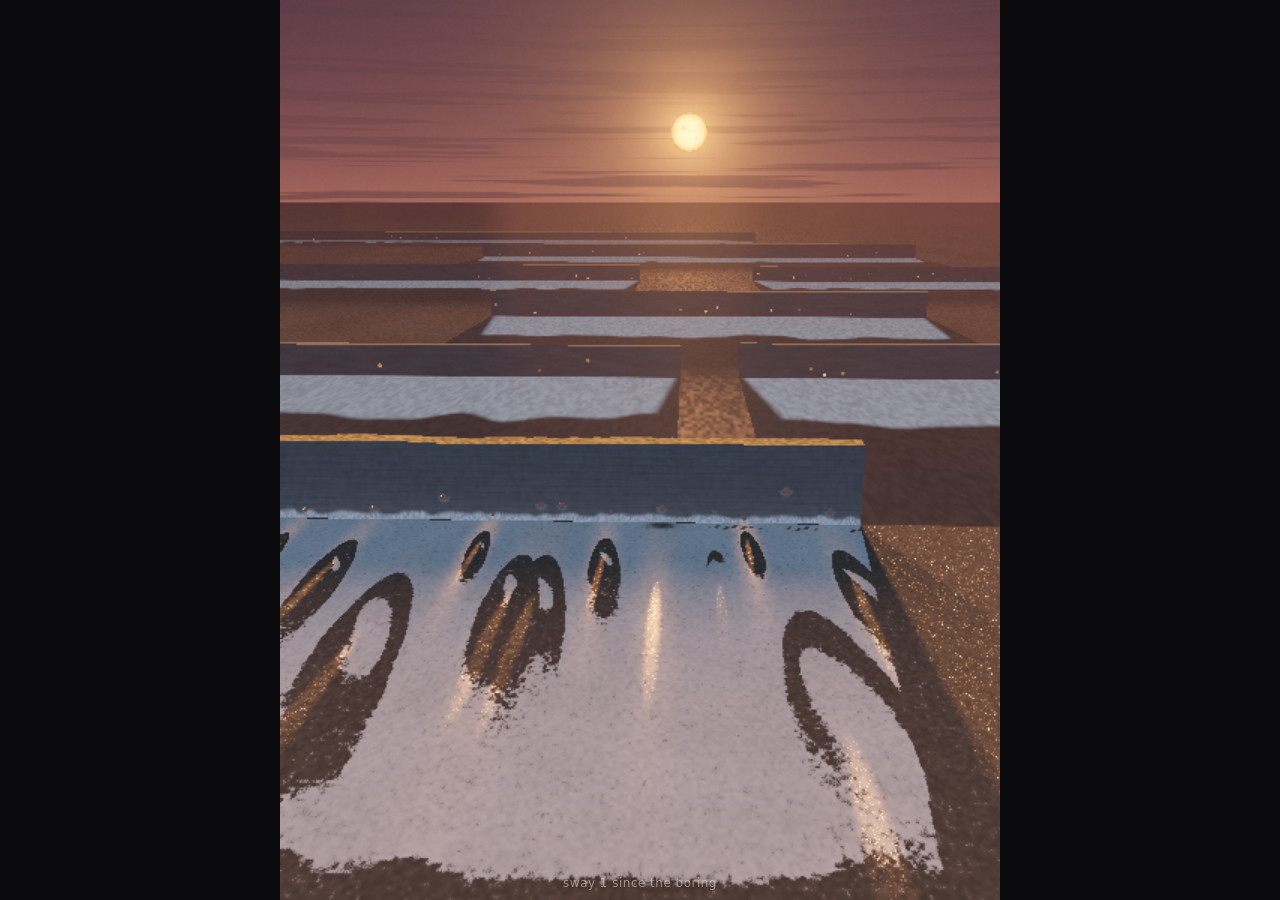
<file: artists/ebba-dorrigo/works/001-brask-wall-twelfth-light/live/index.html>
<!doctype html>
<html lang="en">
<meta charset="utf-8">
<meta name="viewport" content="width=device-width, initial-scale=1">
<title>Brask wall, east run. Twelfth light</title>
<style>
  html, body { margin: 0; height: 100%; background: #0b0a0c; overflow: hidden; }
  body { display: grid; place-items: center; }
  canvas { display: block; max-width: 100vw; max-height: 100vh; aspect-ratio: 4 / 5; height: 100vh; width: auto; touch-action: none; cursor: ew-resize; }
  @media (max-aspect-ratio: 4/5) { canvas { width: 100vw; height: auto; } }
  p { position: fixed; left: 0; right: 0; bottom: 0; margin: 0; padding: 0 0 .7em; text-align: center; font: 12px/1.3 ui-sans-serif, system-ui, sans-serif;
      letter-spacing: .04em; color: #d9c9bd; opacity: .62; pointer-events: none; text-shadow: 0 0 6px #000; }
</style>
<canvas id="c"></canvas>
<p id="say"></p>
<script src="light.js"></script>
<script>
(function () {
  const q = new URLSearchParams(location.search);
  const cv = document.getElementById('c'), say = document.getElementById('say');
  const still = q.has('still');
  const W = +(q.get('w') || (still ? 1500 : 480)), H = Math.round(W * 5 / 4);
  cv.width = W; cv.height = H;
  const ctx = cv.getContext('2d'), img = ctx.createImageData(W, H);
  const piece = Piece(W, H);

  if (still) {
    // a still for the gallery: ?still=<stage>&tau=<where in the sway>&open=<how far the twelfth eye has opened>
    cv.style.cssText = 'width:' + W + 'px;height:' + H + 'px;max-width:none;max-height:none';
    document.body.style.display = 'block';
    piece.render(img.data, +(q.get('tau') || 0.6), +q.get('still'), +(q.get('open') || 0));
    ctx.putImageData(img, 0, 0);
    if (q.has('cost')) { const c = piece.cost(); document.title = JSON.stringify(c); say.textContent = JSON.stringify(c); }
    return;
  }

  // The piece itself. One sway takes two minutes here; there it takes about twenty-three of Earth's days.
  // The twelfth light is bored as you arrive. Its eye opens over the next six sways. Drag to carry the sun round yourself.
  const PERIOD = 120, OPEN_OVER = 6, TAU0 = 5.2;
  let sway = 0, last = performance.now(), held = false, lastX = 0, busy = false;
  cv.addEventListener('pointerdown', e => { held = true; lastX = e.clientX; cv.setPointerCapture(e.pointerId); });
  cv.addEventListener('pointermove', e => { if (held) { sway = Math.max(0, sway + (e.clientX - lastX) / cv.clientWidth * 1.2); lastX = e.clientX; } });
  addEventListener('pointerup', () => { held = false; });
  function frame(now) {
    const dt = Math.min(0.5, (now - last) / 1000); last = now;
    if (!held) sway += dt / PERIOD;
    const open = Math.min(1, sway / OPEN_OVER);
    piece.render(img.data, TAU0 + sway * 2 * Math.PI, 3, open);
    ctx.putImageData(img, 0, 0);
    const n = Math.floor(sway) + 1;
    say.textContent = n <= OPEN_OVER ? 'sway ' + n + ' since the boring' : 'the eye is open';
    setTimeout(() => requestAnimationFrame(frame), 60);
  }
  requestAnimationFrame(frame);
})();
</script>
</html>
</file>
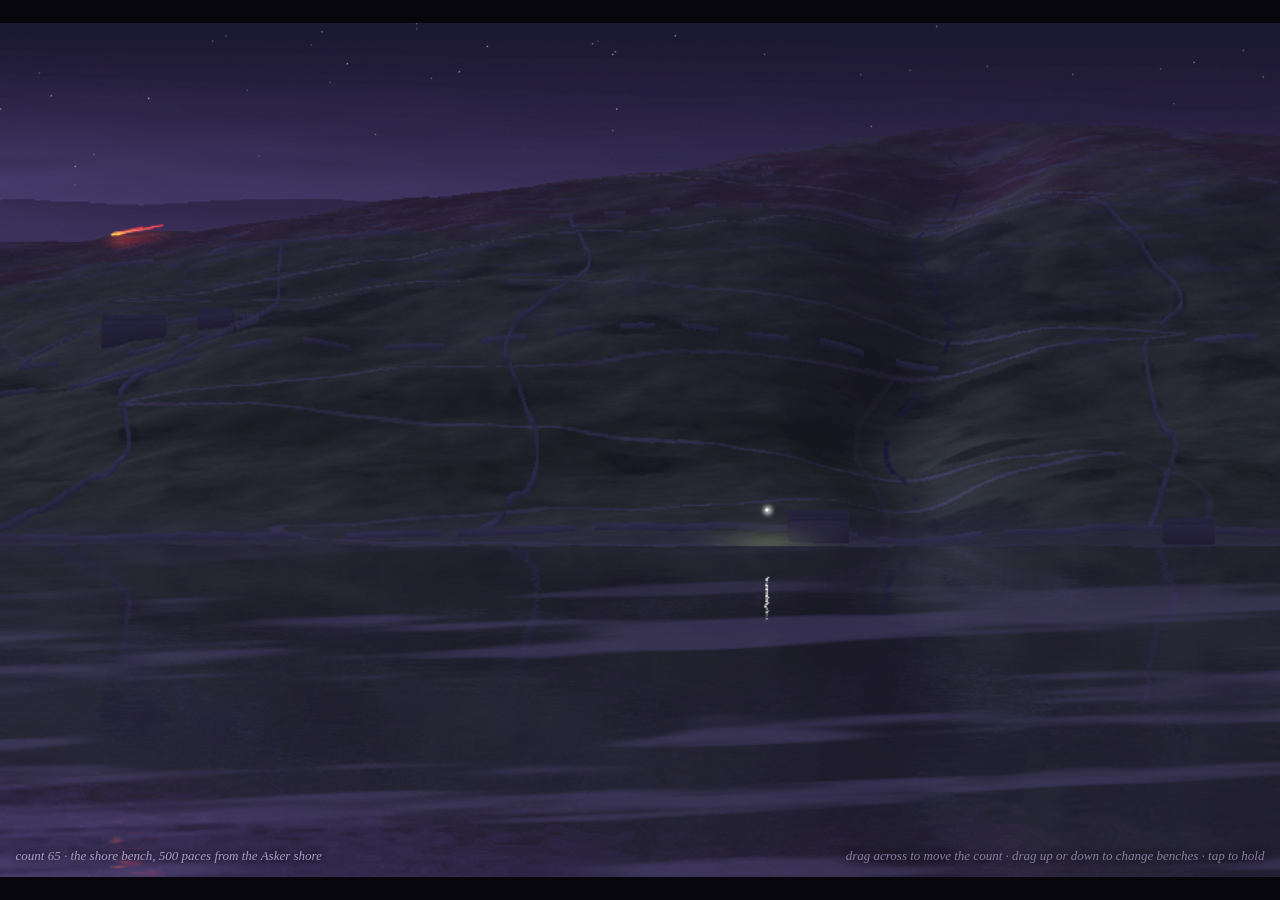
<file: artists/ketta-orrow/works/001-asker-road/piece/index.html>
<!doctype html>
<html lang="en">
<meta charset="utf-8">
<meta name="viewport" content="width=device-width, initial-scale=1">
<title>Asker road, forty down and one along the top</title>
<style>
  html, body { margin: 0; height: 100%; background: #07060c; overflow: hidden; }
  body { display: grid; place-items: center; font: italic 13px/1.4 Georgia, 'Iowan Old Style', serif; color: #a79fc4; -webkit-user-select: none; user-select: none; }
  #frame { position: relative; width: min(100vw, 150vh); aspect-ratio: 3 / 2; touch-action: none; cursor: grab; }
  canvas { width: 100%; height: 100%; display: block; }
  #hud { position: absolute; left: 0; right: 0; bottom: 0; padding: 0 1.2em .9em; display: flex; justify-content: space-between; gap: 1em; pointer-events: none; text-shadow: 0 0 6px #000; }
  #hint { opacity: .75; transition: opacity 2s; text-align: right; }
  #wait { position: absolute; inset: 0; display: grid; place-items: center; }
</style>
<div id="frame">
  <canvas id="c"></canvas>
  <div id="wait">the Asker side is coming up out of the dark</div>
  <div id="hud"><span id="where"></span><span id="hint">drag across to move the count &middot; drag up or down to change benches &middot; tap to hold</span></div>
</div>
<script src="walk.js"></script>
<script>
(function () {
  const q = new URLSearchParams(location.search);
  const W = +(q.get('w') || 960), H = Math.round(W / 1.5), PACE = +(q.get('pace') || 8);
  const cv = document.getElementById('c'), ctx = cv.getContext('2d'); cv.width = W; cv.height = H;
  const frame = document.getElementById('frame'), where = document.getElementById('where'), hint = document.getElementById('hint');
  let T = +(q.get('t') || 48), seat = +(q.get('seat') || 500), held = q.has('t'), scene, img, last = 0;
  const bench = s => s < 120 ? 'under the Asker stage' : s < 440 ? 'a boat on the water' : s < 620 ? 'the shore bench' : s < 1000 ? 'the orchard bench' : 'the top bench';
  function paint() {
    scene.render(T, img.data, { seat }); ctx.putImageData(img, 0, 0);
    where.textContent = (T >= scene.T_VEIL ? 'after the shutter, count ' : 'count ') + Math.round(T) + ' · ' + bench(seat) + ', ' + Math.round(seat) + ' paces from the Asker shore';
  }
  function tick(now) {
    const dt = Math.min(0.1, (now - last) / 1000); last = now;
    if (!held && !drag) { T += dt * PACE; if (T > scene.T_END + 20) T = 40; }
    paint(); requestAnimationFrame(tick);
  }
  let drag = null, moved = 0;
  frame.addEventListener('pointerdown', e => { drag = { x: e.clientX, y: e.clientY, T, seat }; moved = 0; frame.setPointerCapture(e.pointerId); frame.style.cursor = 'grabbing'; });
  frame.addEventListener('pointermove', e => {
    if (!drag || !scene) return;
    const r = frame.getBoundingClientRect(), dx = (e.clientX - drag.x) / r.width, dy = (e.clientY - drag.y) / r.height;
    moved = Math.max(moved, Math.abs(dx) + Math.abs(dy));
    if (moved < 0.01) return;
    T = Math.max(0, Math.min(scene.T_END + 20, drag.T + dx * 700));
    seat = Math.max(20, Math.min(1600, drag.seat * Math.exp(dy * 2.4)));
    hint.style.opacity = 0;
  });
  frame.addEventListener('pointerup', () => { if (moved < 0.01) held = !held; drag = null; frame.style.cursor = 'grab'; });
  addEventListener('keydown', e => {
    if (e.key === ' ') held = !held;
    if (e.key === 'ArrowUp') seat = Math.min(1600, seat * 1.15);
    if (e.key === 'ArrowDown') seat = Math.max(20, seat / 1.15);
    if (e.key === 'ArrowRight') T += 20; if (e.key === 'ArrowLeft') T = Math.max(0, T - 20);
  });
  setTimeout(() => {
    scene = Walk.build(W, H); img = ctx.createImageData(W, H);
    document.getElementById('wait').remove(); setTimeout(() => hint.style.opacity = 0, 14000);
    last = performance.now(); requestAnimationFrame(tick);
  }, 30);
})();
</script>
</html>
</file>
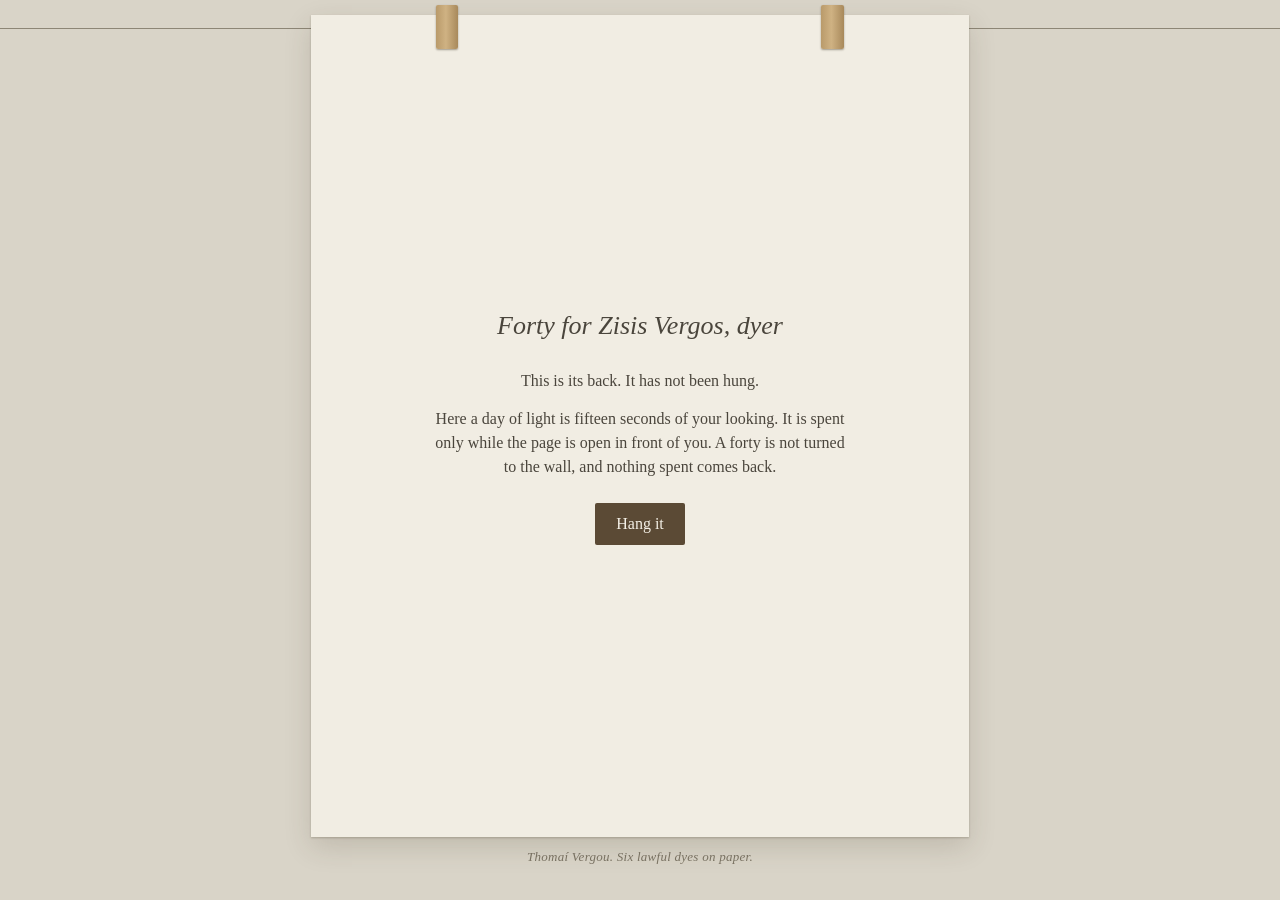
<file: artists/thomai-vergou/works/001-forty-for-zisis-vergos/live/index.html>
<!doctype html>
<html lang="en">
<head>
<meta charset="utf-8">
<meta name="viewport" content="width=device-width, initial-scale=1">
<title>Forty for Zisis Vergos, dyer</title>
<style>
  html, body { height: 100%; margin: 0; }
  body {
    background: #d9d4c8; color: #4a453c;
    font: 15px/1.5 Georgia, "Iowan Old Style", "Times New Roman", serif;
    display: flex; flex-direction: column; align-items: center; justify-content: center; gap: 10px;
  }
  .hang { position: relative; height: min(calc(100vh - 78px), calc((100vw - 28px) * 1.25)); aspect-ratio: 4 / 5; }
  .string { position: absolute; left: -200vw; right: -200vw; top: 1.6%; border-top: 1px solid #8d8676; }
  canvas, .back { position: absolute; inset: 0; width: 100%; height: 100%; display: block;
    box-shadow: 0 1px 2px rgba(60, 50, 30, .25), 0 10px 26px rgba(60, 50, 30, .16); }
  .peg { position: absolute; top: -1.2%; width: 3.4%; height: 5.4%; border-radius: 2px;
    background: linear-gradient(90deg, #b99a6a, #cfb283 45%, #a8895b); box-shadow: 0 1px 2px rgba(40, 30, 10, .4); }
  .peg.a { left: 19%; } .peg.b { left: 77.6%; }
  .back { background: #f1ede3; display: flex; flex-direction: column; align-items: center; justify-content: center;
    text-align: center; padding: 0 12%; box-sizing: border-box; }
  .back h1 { font-size: clamp(17px, 3.4vh, 26px); font-weight: normal; font-style: italic; margin: 0 0 .9em; }
  .back p { margin: 0 0 .9em; max-width: 26em; font-size: clamp(12.5px, 2.1vh, 16px); }
  .back button { margin-top: .6em; font: inherit; font-size: clamp(13px, 2.2vh, 16px); color: #f4f0e6; background: #5b4a35;
    border: 0; border-radius: 2px; padding: .55em 1.3em; cursor: pointer; }
  .back button:hover, .back button:focus-visible { background: #3f3222; outline: 2px solid #b99a6a; outline-offset: 2px; }
  .cap { font-size: 13px; letter-spacing: .02em; text-align: center; min-height: 3em; padding: 0 12px; }
  .cap i { color: #7a7364; }
  [hidden] { display: none !important; }
</style>
</head>
<body>
<div class="hang">
  <div class="string"></div>
  <canvas id="c" hidden aria-label="A dye painting of a man seated at a kitchen table, fading as it is looked at"></canvas>
  <div class="back" id="back">
    <h1>Forty for Zisis Vergos, dyer</h1>
    <p>This is its back. It has not been hung.</p>
    <p>Here a day of light is fifteen seconds of your looking. It is spent only while the page is open in front of you. A forty is not turned to the wall, and nothing spent comes back.</p>
    <button id="hang">Hang it</button>
  </div>
  <div class="peg a"></div><div class="peg b"></div>
</div>
<div class="cap" id="cap"><i>Thomaí Vergou. Six lawful dyes on paper.</i></div>

<script src="sheet.js"></script>
<script>
(function () {
  var S = window.SHEET, KEY = "atelier/thomai-vergou/001";
  var SECONDS_PER_DAY = 15, FORTY = 40;
  var state = { hung: null, days: 0 };
  try { var saved = JSON.parse(localStorage.getItem(KEY)); if (saved && saved.hung) state = saved; } catch (e) {}
  function save() { try { localStorage.setItem(KEY, JSON.stringify(state)); } catch (e) {} }

  var canvas = document.getElementById("c"), back = document.getElementById("back"), cap = document.getElementById("cap");
  var W = S.w, H = S.h, N = W * H, nd = S.order.length;
  canvas.width = W; canvas.height = H;
  var ctx = canvas.getContext("2d"), out = ctx.createImageData(W, H);
  var dens = [], lightQ = new Uint8Array(N), relief = new Float32Array(N), ready = false;

  function load(src) {
    return new Promise(function (ok) {
      var im = new Image();
      im.onload = function () {
        var k = document.createElement("canvas"); k.width = W; k.height = H;
        var g = k.getContext("2d"); g.drawImage(im, 0, 0);
        ok(g.getImageData(0, 0, W, H).data);
      };
      im.src = src;
    });
  }

  Promise.all([load(S.a), load(S.b), load(S.c)]).then(function (px) {
    for (var i = 0; i < nd; i++) {
      var src = px[i < 3 ? 0 : 1], ch = i % 3, a = new Float32Array(N), m = S.dmax[i];
      for (var p = 0; p < N; p++) { var v = src[p * 4 + ch] / 255; a[p] = v * v * m; }
      dens.push(a);
    }
    for (var p = 0; p < N; p++) { lightQ[p] = px[2][p * 4]; relief[p] = 0.8 + 0.4 * px[2][p * 4 + 1] / 255; }
    ready = true;
    if (state.hung) show();
  });

  // one row of 256 per dye and channel: what a unit of that dye takes out, after this much light
  var K = new Float32Array(nd * 3 * 256), LN10 = Math.LN10;
  function render() {
    var days = state.days, i, c, q;
    for (q = 0; q < 256; q++) {
      var e = days * (q / 255) * S.lightMax, tf = Math.exp(-e / S.teaTau);
      for (i = 0; i < nd; i++) {
        var f = Math.exp(-e / S.tau[i]), tea = S.teaYield[i] * (1 - f) * tf;
        for (c = 0; c < 3; c++) K[(i * 3 + c) * 256 + q] = (S.absorb[i][c] * f + S.tea[c] * tea) * LN10;
      }
    }
    var o = out.data, pr = S.paper[0] * 255, pg = S.paper[1] * 255, pb = S.paper[2] * 255;
    for (var p = 0, j = 0; p < N; p++, j += 4) {
      q = lightQ[p];
      var r = 0, g = 0, b = 0;
      for (i = 0; i < nd; i++) {
        var d = dens[i][p];
        if (d > 0.0005) { var base = i * 768 + q; r += d * K[base]; g += d * K[base + 256]; b += d * K[base + 512]; }
      }
      var rl = relief[p];
      o[j] = pr * rl * Math.exp(-r); o[j + 1] = pg * rl * Math.exp(-g); o[j + 2] = pb * rl * Math.exp(-b); o[j + 3] = 255;
    }
    ctx.putImageData(out, 0, 0);
  }

  var ONES = ["", "first", "second", "third", "fourth", "fifth", "sixth", "seventh", "eighth", "ninth", "tenth", "eleventh",
    "twelfth", "thirteenth", "fourteenth", "fifteenth", "sixteenth", "seventeenth", "eighteenth", "nineteenth"];
  var TENS = { 20: ["twentieth", "twenty"], 30: ["thirtieth", "thirty"], 40: ["fortieth", "forty"] };
  function ordinal(n) {
    if (n < 20) return ONES[n];
    var t = Math.floor(n / 10) * 10, u = n % 10;
    return u ? TENS[t][1] + "-" + ONES[u] : TENS[t][0];
  }
  function caption() {
    var when = new Date(state.hung).toLocaleDateString(undefined, { day: "numeric", month: "long", year: "numeric" });
    if (state.days >= FORTY) {
      cap.innerHTML = "Forty for Zisis Vergos, dyer. Hung " + when + ".<br><i>Taken down on the fortieth day. This is what is lawful to keep.</i>";
    } else {
      var n = Math.floor(state.days) + 1, note = "";
      if (n === 3) note = " The memorial of the third day."; else if (n === 9) note = " The memorial of the ninth day.";
      cap.innerHTML = "Forty for Zisis Vergos, dyer. Hung " + when + ".<br><i>The " + ordinal(n) + " day." + note + "</i>";
    }
  }

  var seen = true;
  if ("IntersectionObserver" in window) {
    new IntersectionObserver(function (es) { seen = es[es.length - 1].isIntersecting; }, { threshold: 0.25 }).observe(canvas);
  }
  var last = 0, lastSave = 0, drawn = -1;
  function tick() {
    var now = Date.now();
    if (state.days < FORTY && document.visibilityState === "visible" && seen) {
      var dt = Math.min((now - last) / 1000, 1);        // a stalled tab is not looking
      state.days = Math.min(FORTY, state.days + dt / SECONDS_PER_DAY);
    }
    last = now;
    if (Math.abs(state.days - drawn) > 0.015) { render(); drawn = state.days; caption(); }
    if (now - lastSave > 2000) { save(); lastSave = now; }
  }
  function show() {
    back.hidden = true; canvas.hidden = false;
    render(); drawn = state.days; caption();
    last = Date.now();
    setInterval(tick, 250);
  }
  document.getElementById("hang").addEventListener("click", function () {
    if (!ready) return;
    state = { hung: new Date().toISOString(), days: 0 };
    save(); show();
  });
  addEventListener("pagehide", save);
  document.addEventListener("visibilitychange", save);
})();
</script>
</body>
</html>
</file>
